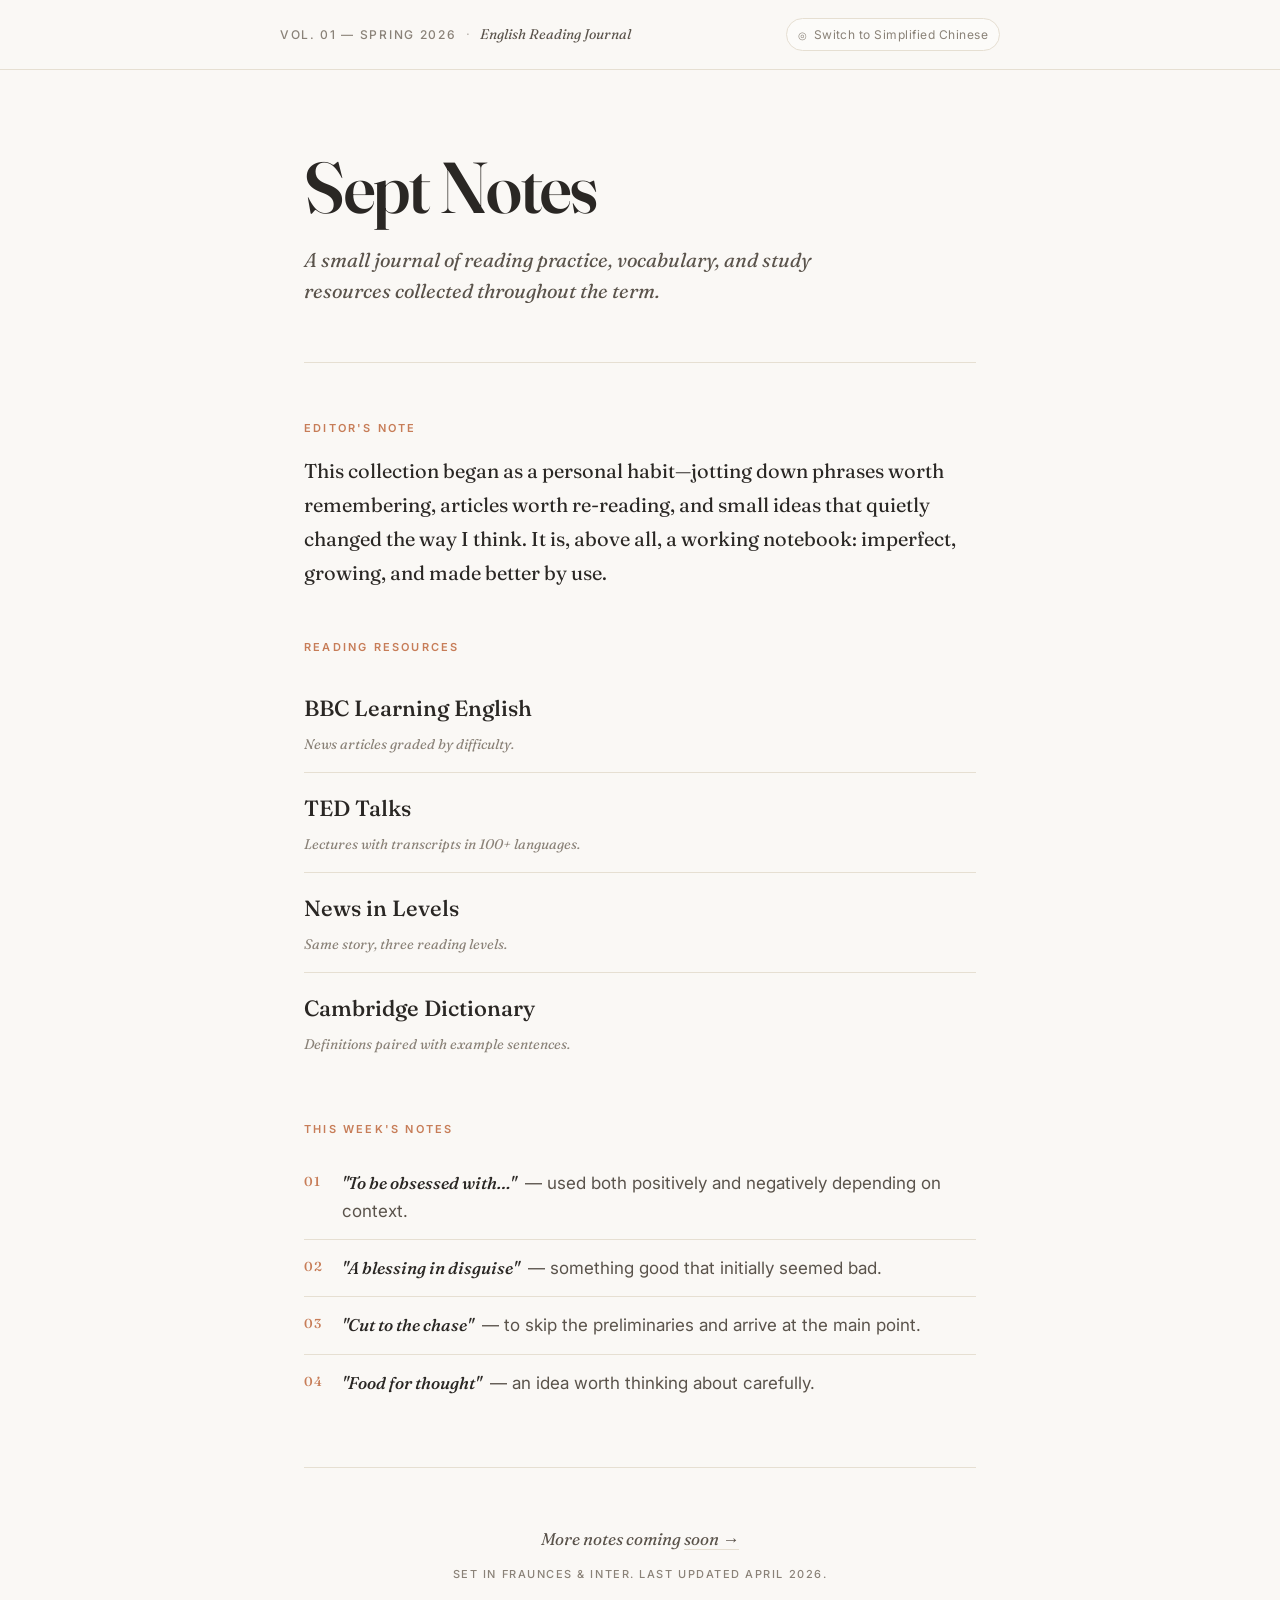
<file: index.html>
<!DOCTYPE html>
<html lang="en">
<head>
  <meta charset="UTF-8" />
  <meta name="viewport" content="width=device-width, initial-scale=1.0" />
  <title>Sept Notes — English Reading Journal</title>
  <link rel="preconnect" href="https://fonts.googleapis.com">
  <link rel="preconnect" href="https://fonts.gstatic.com" crossorigin>
  <link href="https://fonts.googleapis.com/css2?family=Fraunces:ital,opsz,wght@0,9..144,400;0,9..144,500;0,9..144,600;0,9..144,700;1,9..144,400;1,9..144,500&family=Inter:wght@400;500;600&family=Noto+Serif+SC:wght@400;500;600;700&family=Noto+Sans+SC:wght@400;500;600&display=swap" rel="stylesheet">
  <link rel="stylesheet" href="/style.css?v=3" />
</head>
<body>
  <div class="page-wrapper">
    <header class="site-header">
      <div class="masthead">
        <span class="vol">Vol. 01 — Spring 2026</span>
        <span class="dot">·</span>
        <span class="meta">English Reading Journal</span>
        <a href="/zh" class="lang-switch">Switch to Simplified Chinese</a>
      </div>
    </header>

    <main class="page">
      <section class="hero">
        <h1 class="title">Sept Notes</h1>
        <p class="subtitle">A small journal of reading practice, vocabulary, and study resources collected throughout the term.</p>
      </section>

      <hr class="divider" />

      <section class="content-section">
        <p class="section-label">Editor's Note</p>
        <p class="lede">
          This collection began as a personal habit—jotting down phrases worth remembering, articles worth re-reading, and small ideas that quietly changed the way I think. It is, above all, a working notebook: imperfect, growing, and made better by use.
        </p>
      </section>

      <section class="content-section">
        <p class="section-label">Reading Resources</p>
        <ul class="link-list">
          <li>
            <a href="https://www.bbc.co.uk/learningenglish" target="_blank" rel="noopener">BBC Learning English</a>
            <span class="link-note">News articles graded by difficulty.</span>
          </li>
          <li>
            <a href="https://www.ted.com" target="_blank" rel="noopener">TED Talks</a>
            <span class="link-note">Lectures with transcripts in 100+ languages.</span>
          </li>
          <li>
            <a href="https://www.newsinlevels.com" target="_blank" rel="noopener">News in Levels</a>
            <span class="link-note">Same story, three reading levels.</span>
          </li>
          <li>
            <a href="https://dictionary.cambridge.org" target="_blank" rel="noopener">Cambridge Dictionary</a>
            <span class="link-note">Definitions paired with example sentences.</span>
          </li>
        </ul>
      </section>

      <section class="content-section">
        <p class="section-label">This Week's Notes</p>
        <ol class="note-list">
          <li><em>"To be obsessed with…"</em> — used both positively and negatively depending on context.</li>
          <li><em>"A blessing in disguise"</em> — something good that initially seemed bad.</li>
          <li><em>"Cut to the chase"</em> — to skip the preliminaries and arrive at the main point.</li>
          <li><em>"Food for thought"</em> — an idea worth thinking about carefully.</li>
        </ol>
      </section>

      <hr class="divider" />

      <footer class="page-footer">
        <p class="footer-text">More notes coming <a href="/archive" class="archive-link">soon →</a></p>
        <p class="colophon">Set in Fraunces &amp; Inter. Last updated April 2026.</p>
      </footer>
    </main>
  </div>
</body>
</html>
</file>
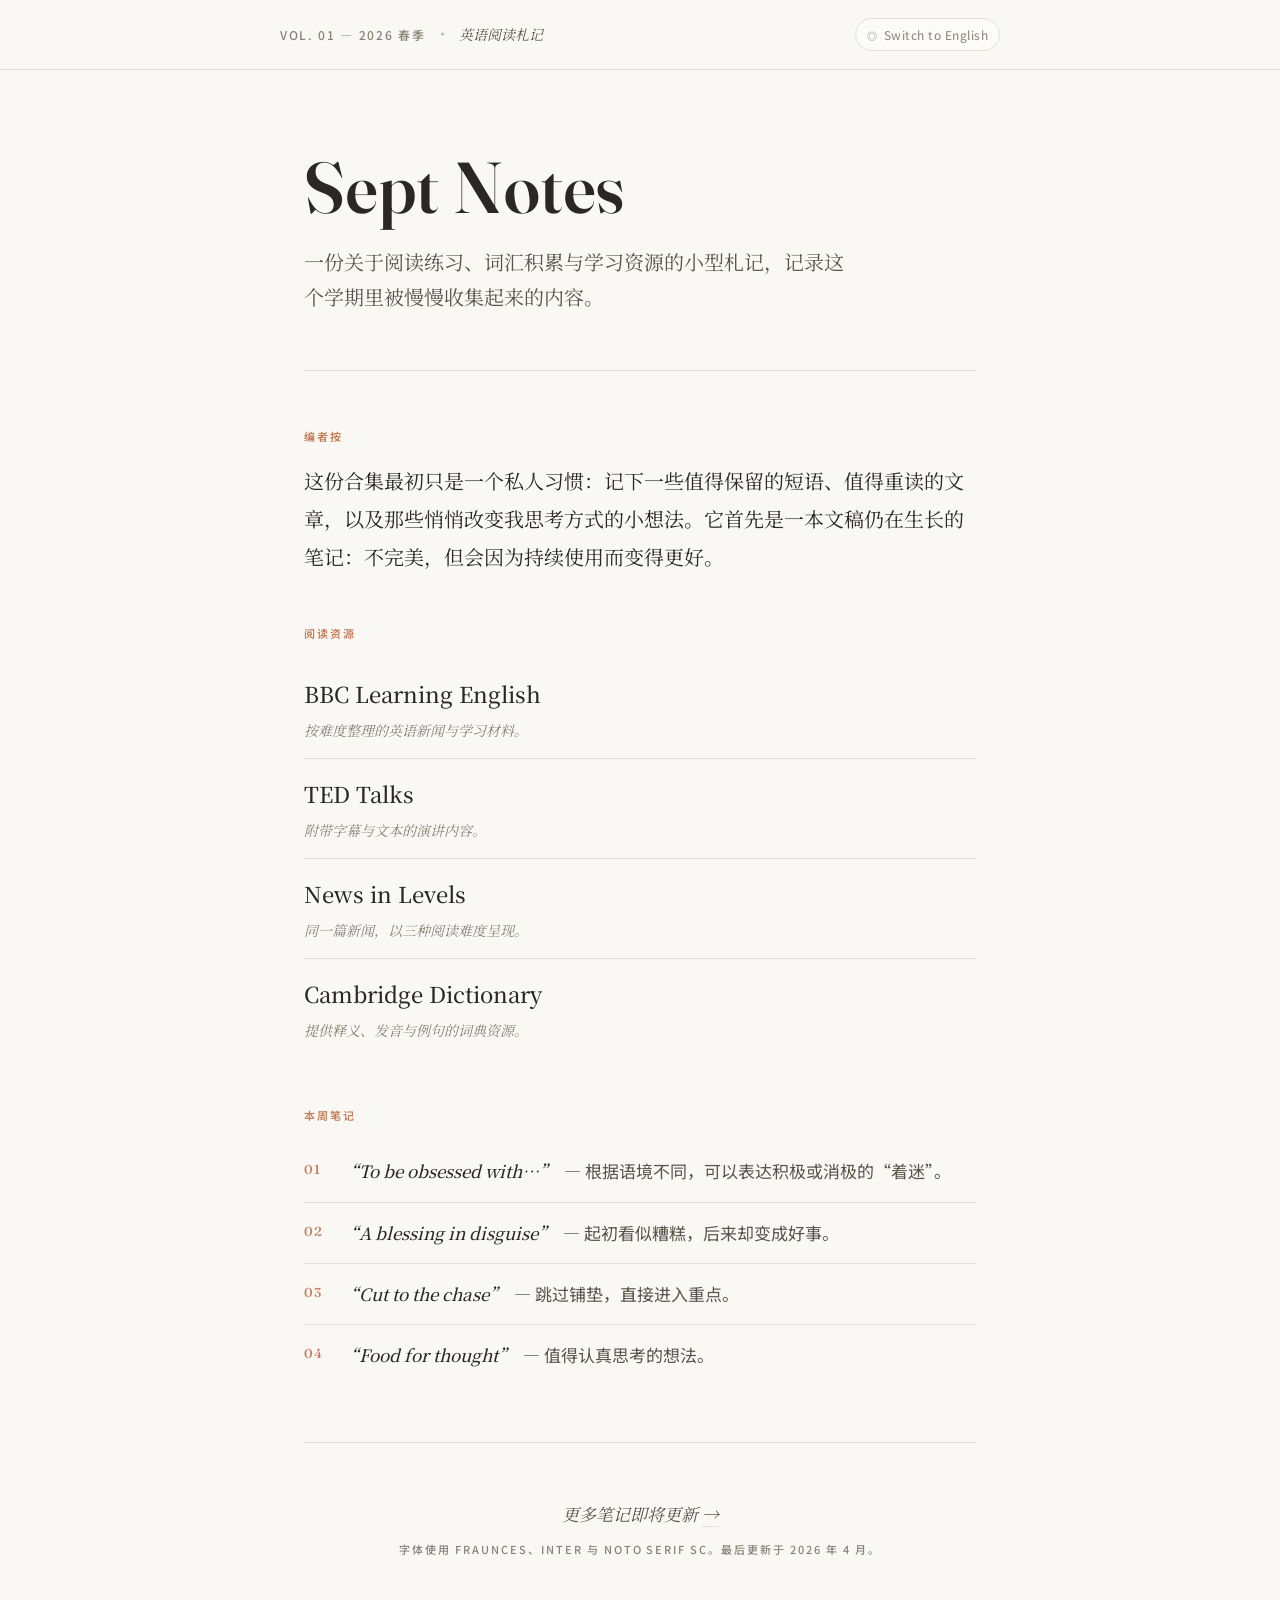
<file: zh/index.html>
<!DOCTYPE html>
<html lang="zh-CN">
<head>
  <meta charset="UTF-8" />
  <meta name="viewport" content="width=device-width, initial-scale=1.0" />
  <title>Sept Notes — 英语阅读札记</title>
  <link rel="preconnect" href="https://fonts.googleapis.com">
  <link rel="preconnect" href="https://fonts.gstatic.com" crossorigin>
  <link href="https://fonts.googleapis.com/css2?family=Fraunces:ital,opsz,wght@0,9..144,400;0,9..144,500;0,9..144,600;0,9..144,700;1,9..144,400;1,9..144,500&family=Inter:wght@400;500;600&family=Noto+Serif+SC:wght@400;500;600;700&family=Noto+Sans+SC:wght@400;500;600&display=swap" rel="stylesheet">
  <link rel="stylesheet" href="/style.css?v=3" />
</head>
<body class="zh-page">
  <div class="page-wrapper">
    <header class="site-header">
      <div class="masthead">
        <span class="vol">Vol. 01 — 2026 春季</span>
        <span class="dot">·</span>
        <span class="meta">英语阅读札记</span>
        <a href="/" class="lang-switch">Switch to English</a>
      </div>
    </header>

    <main class="page">
      <section class="hero">
        <h1 class="title">Sept Notes</h1>
        <p class="subtitle">一份关于阅读练习、词汇积累与学习资源的小型札记，记录这个学期里被慢慢收集起来的内容。</p>
      </section>

      <hr class="divider" />

      <section class="content-section">
        <p class="section-label">编者按</p>
        <p class="lede">
          这份合集最初只是一个私人习惯：记下一些值得保留的短语、值得重读的文章，以及那些悄悄改变我思考方式的小想法。它首先是一本文稿仍在生长的笔记：不完美，但会因为持续使用而变得更好。
        </p>
      </section>

      <section class="content-section">
        <p class="section-label">阅读资源</p>
        <ul class="link-list">
          <li>
            <a href="https://www.bbc.co.uk/learningenglish" target="_blank" rel="noopener">BBC Learning English</a>
            <span class="link-note">按难度整理的英语新闻与学习材料。</span>
          </li>
          <li>
            <a href="https://www.ted.com" target="_blank" rel="noopener">TED Talks</a>
            <span class="link-note">附带字幕与文本的演讲内容。</span>
          </li>
          <li>
            <a href="https://www.newsinlevels.com" target="_blank" rel="noopener">News in Levels</a>
            <span class="link-note">同一篇新闻，以三种阅读难度呈现。</span>
          </li>
          <li>
            <a href="https://dictionary.cambridge.org" target="_blank" rel="noopener">Cambridge Dictionary</a>
            <span class="link-note">提供释义、发音与例句的词典资源。</span>
          </li>
        </ul>
      </section>

      <section class="content-section">
        <p class="section-label">本周笔记</p>
        <ol class="note-list">
          <li><em>“To be obsessed with…”</em> — 根据语境不同，可以表达积极或消极的“着迷”。</li>
          <li><em>“A blessing in disguise”</em> — 起初看似糟糕，后来却变成好事。</li>
          <li><em>“Cut to the chase”</em> — 跳过铺垫，直接进入重点。</li>
          <li><em>“Food for thought”</em> — 值得认真思考的想法。</li>
        </ol>
      </section>

      <hr class="divider" />

      <footer class="page-footer">
        <p class="footer-text">更多笔记即将更新 <a href="/zh/archive" class="archive-link">→</a></p>
        <p class="colophon">字体使用 Fraunces、Inter 与 Noto Serif SC。最后更新于 2026 年 4 月。</p>
      </footer>
    </main>
  </div>
</body>
</html>
</file>
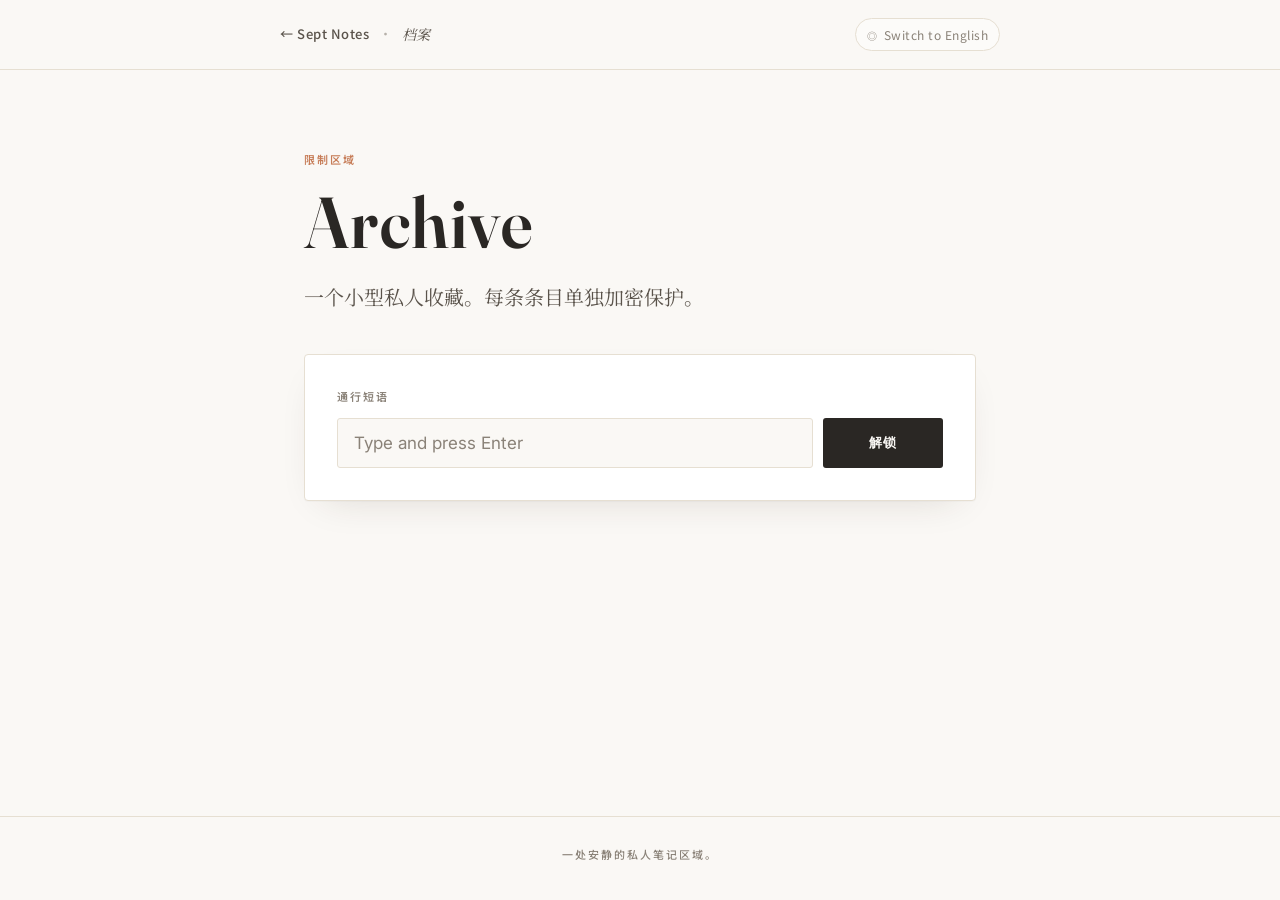
<file: zh/archive/index.html>
<!DOCTYPE html>
<html lang="zh-CN">
<head>
  <meta charset="UTF-8" />
  <meta name="viewport" content="width=device-width, initial-scale=1.0" />
  <title>Archive — Sept Notes</title>
  <link rel="preconnect" href="https://fonts.googleapis.com">
  <link rel="preconnect" href="https://fonts.gstatic.com" crossorigin>
  <link href="https://fonts.googleapis.com/css2?family=Fraunces:ital,opsz,wght@0,9..144,400;0,9..144,500;0,9..144,600;0,9..144,700;1,9..144,400;1,9..144,500&family=Inter:wght@400;500;600&family=Noto+Serif+SC:wght@400;500;600;700&family=Noto+Sans+SC:wght@400;500;600&display=swap" rel="stylesheet">
  <link rel="stylesheet" href="/style.css?v=4" />
</head>
<body class="zh-page">
  <div class="page-wrapper">
    <header class="site-header">
      <div class="masthead">
        <a href="/zh" class="back-link">← Sept Notes</a>
        <span class="dot">·</span>
        <span class="meta">档案</span>
        <a href="/archive" class="lang-switch">Switch to English</a>
      </div>
    </header>

    <main class="page archive-page">
      <section class="hero">
        <p class="section-label">限制区域</p>
        <h1 class="title">Archive</h1>
        <p class="subtitle">一个小型私人收藏。每条条目单独加密保护。</p>
      </section>

      <div class="unlock-card" id="unlockCard">
        <label for="pwd" class="input-label">通行短语</label>
        <div class="input-row">
          <input id="pwd" type="password" placeholder="Type and press Enter" autocomplete="off" autocapitalize="off" autocorrect="off" spellcheck="false">
          <button id="unlockBtn" type="button">
            <span class="btn-label">解锁</span>
            <span class="btn-spinner" aria-hidden="true"></span>
          </button>
        </div>
      </div>

      <article class="message-card hidden" id="messageCard">
        <div class="entry-meta" style="margin-bottom: 20px;">
          <span class="entry-num" id="entryNum"></span>
          <span class="entry-date" id="entryDate"></span>
          <span class="entry-badge badge-active" id="entryBadge" style="display:none;"></span>
        </div>
        <div class="message-content" id="output"></div>
      </article>
    </main>

    <footer class="page-footer outer-footer">
      <p class="colophon">一处安静的私人笔记区域。</p>
    </footer>
  </div>

  <div class="modal-overlay" id="modalOverlay" aria-hidden="true">
    <div class="modal" role="alertdialog" aria-labelledby="modalTitle" aria-describedby="modalText">
      <p class="modal-eyebrow">错误</p>
      <h2 id="modalTitle" class="modal-title">无法访问</h2>
      <p id="modalText" class="modal-text">你输入的通行短语不匹配，请重新尝试。</p>
      <button class="modal-button" id="modalDismiss" type="button">关闭</button>
    </div>
  </div>


  <script>
    let ENTRIES = [];

    const pwdInput     = document.getElementById("pwd");
    const unlockBtn    = document.getElementById("unlockBtn");
    const unlockCard   = document.getElementById("unlockCard");
    const messageCard  = document.getElementById("messageCard");
    const output       = document.getElementById("output");
    const modalOverlay = document.getElementById("modalOverlay");
    const modalDismiss = document.getElementById("modalDismiss");
    async function loadEntries() {
      const response = await fetch("/api/entries", {
        cache: "no-store"
      });

      if (!response.ok) {
        throw new Error("Failed to load entries.");
      }

      ENTRIES = await response.json();
    }

    unlockBtn.addEventListener("click", handleDecrypt);
    modalDismiss.addEventListener("click", closeModal);
    pwdInput.addEventListener("keydown", e => {
      if (e.key === "Enter") handleDecrypt();
    });

    function showModal(title, text) {
      document.getElementById("modalTitle").textContent = title || "无法访问";
      document.getElementById("modalText").textContent = text || "你输入的通行短语不匹配，请重新尝试。";
      modalOverlay.classList.add("visible");
      modalOverlay.setAttribute("aria-hidden", "false");
      setTimeout(() => modalDismiss.focus(), 50);
    }

    function closeModal() {
      modalOverlay.classList.remove("visible");
      modalOverlay.setAttribute("aria-hidden", "true");
      pwdInput.value = "";
      pwdInput.focus();
    }

    function formatDate(ts) {
      return new Date(ts).toLocaleDateString("en-US", {
        year: "numeric", month: "long", day: "numeric"
      });
    }

    function formatExpiry(ts) {
      return new Date(ts).toLocaleDateString("en-US", {
        month: "short", day: "numeric", year: "numeric",
        hour: "2-digit", minute: "2-digit"
      });
    }

    // 尝试用某个密码解一条 entry。成功返回明文（去掉过期头），过期返回 "EXPIRED"，失败返回 null
    async function tryDecryptEntry(entry, password) {
      try {
        const data = Uint8Array.from(atob(entry.data), c => c.charCodeAt(0));
        const salt = data.slice(0, 16);
        const iv = data.slice(16, 28);
        const ciphertext = data.slice(28);
        const enc = new TextEncoder();

        const keyMaterial = await crypto.subtle.importKey(
          "raw", enc.encode(password), { name: "PBKDF2" }, false, ["deriveKey"]
        );
        const key = await crypto.subtle.deriveKey(
          { name: "PBKDF2", salt, iterations: 200000, hash: "SHA-256" },
          keyMaterial,
          { name: "AES-GCM", length: 256 }, false, ["decrypt"]
        );
        const decrypted = await crypto.subtle.decrypt({ name: "AES-GCM", iv }, key, ciphertext);

        let text = new TextDecoder().decode(decrypted);

        // 检查内嵌过期头
        if (text.startsWith("EXPIRES:")) {
          const nl = text.indexOf("\n");
          const expiryTs = parseInt(text.slice(8, nl));
          if (Date.now() > expiryTs) return "EXPIRED";
          text = text.slice(nl + 1);
        }
        // 检查 manifest 上的 expiresAt
        if (entry.expiresAt && Date.now() > entry.expiresAt) return "EXPIRED";

        return text;
      } catch {
        return null;  // 这个密码解不开这一条
      }
    }

    async function handleDecrypt() {
      const password = pwdInput.value;
      if (!password) { pwdInput.focus(); return; }
      if (unlockBtn.disabled) return;

      unlockBtn.classList.add("loading");
      unlockBtn.disabled = true;
      await new Promise(r => setTimeout(r, 60));

      try {
        if (!ENTRIES.length) {
            await loadEntries();
        }

        // 按时间倒序排序，让新的先被尝试
        const sorted = [...ENTRIES].sort((a, b) => b.publishedAt - a.publishedAt);
        let matchedEntry = null;
        let matchedText = null;
        let expiredHit = false;

        for (let i = 0; i < sorted.length; i++) {
          const result = await tryDecryptEntry(sorted[i], password);
          if (result === "EXPIRED") {
            expiredHit = true;
            // 不 break——继续看后面有没有未过期的同密码条目
          } else if (result !== null) {
            matchedEntry = sorted[i];
            matchedText = result;
            break;
          }
        }

        if (matchedEntry) {
          // 解出来了，显示内容和元信息
          const idx = sorted.indexOf(matchedEntry);
          const num = String(sorted.length - idx).padStart(2, "0");

          document.getElementById("entryNum").textContent = num;
          document.getElementById("entryDate").textContent = formatDate(matchedEntry.publishedAt);

          const badge = document.getElementById("entryBadge");
          if (matchedEntry.expiresAt) {
            badge.textContent = "过期于 " + formatExpiry(matchedEntry.expiresAt);
            badge.style.display = "";
          } else {
            badge.style.display = "none";
          }

          output.textContent = matchedText;
          unlockCard.classList.add("hidden");
          messageCard.classList.remove("hidden");
        } else if (expiredHit) {
          showModal("条目已过期", "该条目已不再可见。");
        } else {
          showModal();
        }
      } catch (error) {
        showModal("连接错误", "档案条目暂时无法加载，请稍后再试。");
      } finally {
        unlockBtn.classList.remove("loading");
        unlockBtn.disabled = false;
      }
    }
  </script>
</body>
</html>
</file>
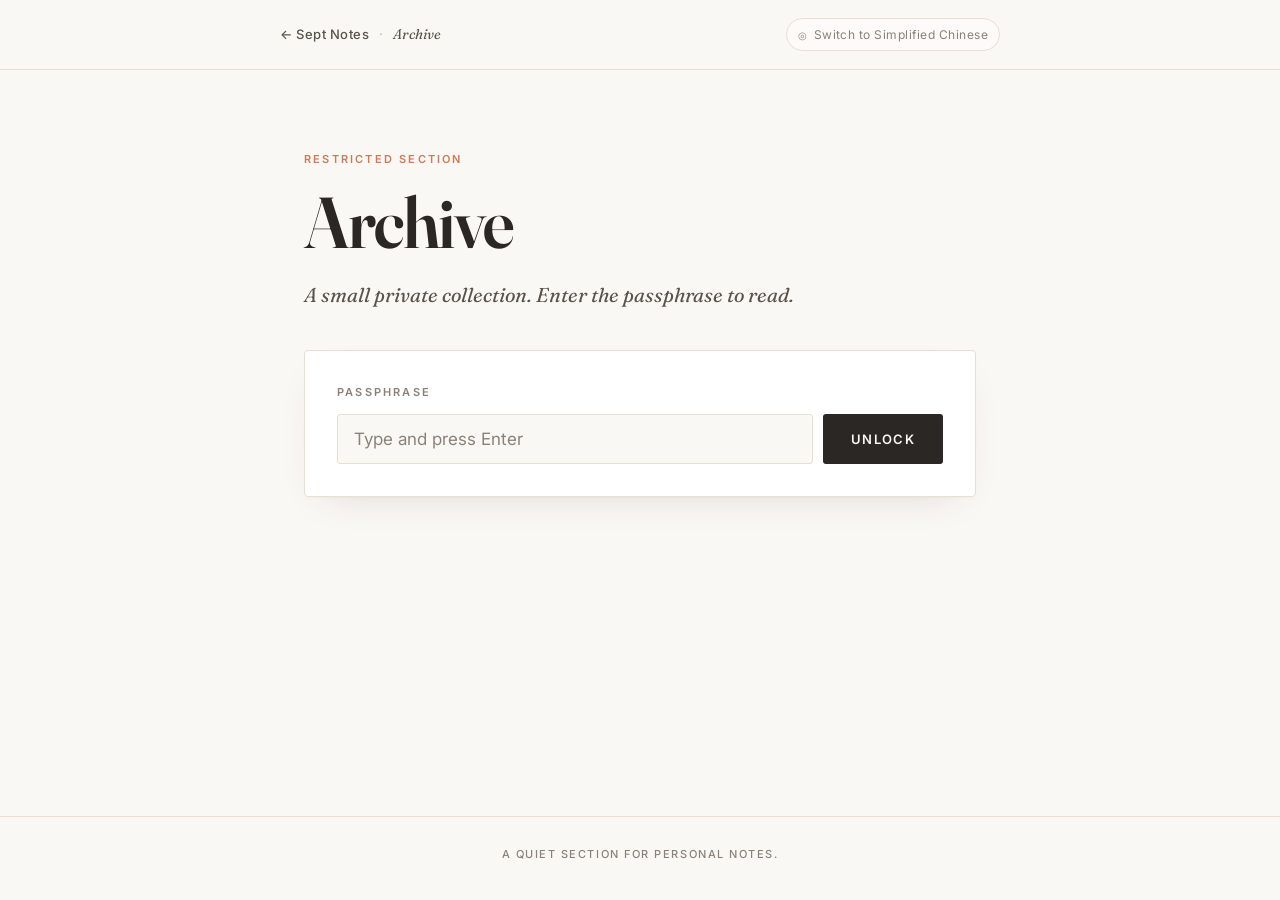
<file: archive.html>
<!DOCTYPE html>
<html lang="en">
<head>
  <meta charset="UTF-8" />
  <meta name="viewport" content="width=device-width, initial-scale=1.0" />
  <title>Archive — Sept Notes</title>
  <link rel="preconnect" href="https://fonts.googleapis.com">
  <link rel="preconnect" href="https://fonts.gstatic.com" crossorigin>
  <link href="https://fonts.googleapis.com/css2?family=Fraunces:ital,opsz,wght@0,9..144,400;0,9..144,500;0,9..144,600;0,9..144,700;1,9..144,400;1,9..144,500&family=Inter:wght@400;500;600&family=Noto+Serif+SC:wght@400;500;600;700&family=Noto+Sans+SC:wght@400;500;600&display=swap" rel="stylesheet">
  <link rel="stylesheet" href="/style.css?v=4" />
</head>
<body>
  <div class="page-wrapper">
    <header class="site-header">
      <div class="masthead">
        <a href="/" class="back-link">← Sept Notes</a>
        <span class="dot">·</span>
        <span class="meta">Archive</span>
        <a href="/zh/archive" class="lang-switch">Switch to Simplified Chinese</a>
      </div>
    </header>

    <main class="page archive-page">
      <section class="hero">
        <p class="section-label">Restricted Section</p>
        <h1 class="title">Archive</h1>
        <p class="subtitle">A small private collection. Enter the passphrase to read.</p>
      </section>

      <div class="unlock-card" id="unlockCard">
        <label for="pwd" class="input-label">Passphrase</label>
        <div class="input-row">
          <input id="pwd" type="password" placeholder="Type and press Enter" autocomplete="off" autocapitalize="off" autocorrect="off" spellcheck="false">
          <button id="unlockBtn" type="button">
            <span class="btn-label">Unlock</span>
            <span class="btn-spinner" aria-hidden="true"></span>
          </button>
        </div>
      </div>

      <article class="message-card hidden" id="messageCard">
        <div class="entry-meta" style="margin-bottom: 20px;">
          <span class="entry-num" id="entryNum"></span>
          <span class="entry-date" id="entryDate"></span>
          <span class="entry-badge badge-active" id="entryBadge" style="display:none;"></span>
        </div>
        <div class="message-content" id="output"></div>
      </article>
    </main>

    <footer class="page-footer outer-footer">
      <p class="colophon">A quiet section for personal notes.</p>
    </footer>
  </div>

  <div class="modal-overlay" id="modalOverlay" aria-hidden="true">
    <div class="modal" role="alertdialog" aria-labelledby="modalTitle" aria-describedby="modalText">
      <p class="modal-eyebrow">Error</p>
      <h2 id="modalTitle" class="modal-title">Access Denied</h2>
      <p id="modalText" class="modal-text">The passphrase you entered does not match. Please try again.</p>
      <button class="modal-button" id="modalDismiss" type="button">Dismiss</button>
    </div>
  </div>

  <script>
    let ENTRIES = [];

    const pwdInput     = document.getElementById("pwd");
    const unlockBtn    = document.getElementById("unlockBtn");
    const unlockCard   = document.getElementById("unlockCard");
    const messageCard  = document.getElementById("messageCard");
    const output       = document.getElementById("output");
    const modalOverlay = document.getElementById("modalOverlay");
    const modalDismiss = document.getElementById("modalDismiss");
    async function loadEntries() {
      const response = await fetch("/api/entries", {
        cache: "no-store"
      });

      if (!response.ok) {
        throw new Error("Failed to load entries.");
      }

      ENTRIES = await response.json();
    }

    unlockBtn.addEventListener("click", handleDecrypt);
    modalDismiss.addEventListener("click", closeModal);
    pwdInput.addEventListener("keydown", e => {
      if (e.key === "Enter") handleDecrypt();
    });

    function showModal(title, text) {
      document.getElementById("modalTitle").textContent = title || "Access Denied";
      document.getElementById("modalText").textContent = text || "The passphrase you entered does not match. Please try again.";
      modalOverlay.classList.add("visible");
      modalOverlay.setAttribute("aria-hidden", "false");
      setTimeout(() => modalDismiss.focus(), 50);
    }

    function closeModal() {
      modalOverlay.classList.remove("visible");
      modalOverlay.setAttribute("aria-hidden", "true");
      pwdInput.value = "";
      pwdInput.focus();
    }

    function formatDate(ts) {
      return new Date(ts).toLocaleDateString("en-US", {
        year: "numeric", month: "long", day: "numeric"
      });
    }

    function formatExpiry(ts) {
      return new Date(ts).toLocaleDateString("en-US", {
        month: "short", day: "numeric", year: "numeric",
        hour: "2-digit", minute: "2-digit"
      });
    }

    // 尝试用某个密码解一条 entry。成功返回明文（去掉过期头），过期返回 "EXPIRED"，失败返回 null
    async function tryDecryptEntry(entry, password) {
      try {
        const data = Uint8Array.from(atob(entry.data), c => c.charCodeAt(0));
        const salt = data.slice(0, 16);
        const iv = data.slice(16, 28);
        const ciphertext = data.slice(28);
        const enc = new TextEncoder();

        const keyMaterial = await crypto.subtle.importKey(
          "raw", enc.encode(password), { name: "PBKDF2" }, false, ["deriveKey"]
        );
        const key = await crypto.subtle.deriveKey(
          { name: "PBKDF2", salt, iterations: 200000, hash: "SHA-256" },
          keyMaterial,
          { name: "AES-GCM", length: 256 }, false, ["decrypt"]
        );
        const decrypted = await crypto.subtle.decrypt({ name: "AES-GCM", iv }, key, ciphertext);

        let text = new TextDecoder().decode(decrypted);

        // 检查内嵌过期头
        if (text.startsWith("EXPIRES:")) {
          const nl = text.indexOf("\n");
          const expiryTs = parseInt(text.slice(8, nl));
          if (Date.now() > expiryTs) return "EXPIRED";
          text = text.slice(nl + 1);
        }
        // 检查 manifest 上的 expiresAt
        if (entry.expiresAt && Date.now() > entry.expiresAt) return "EXPIRED";

        return text;
      } catch {
        return null;  // 这个密码解不开这一条
      }
    }

    async function handleDecrypt() {
      const password = pwdInput.value;
      if (!password) { pwdInput.focus(); return; }
      if (unlockBtn.disabled) return;

      unlockBtn.classList.add("loading");
      unlockBtn.disabled = true;
      await new Promise(r => setTimeout(r, 60));

      try {
        if (!ENTRIES.length) {
            await loadEntries();
        }

        // 按时间倒序排序，让新的先被尝试
        const sorted = [...ENTRIES].sort((a, b) => b.publishedAt - a.publishedAt);
        let matchedEntry = null;
        let matchedText = null;
        let expiredHit = false;

        for (let i = 0; i < sorted.length; i++) {
          const result = await tryDecryptEntry(sorted[i], password);
          if (result === "EXPIRED") {
            expiredHit = true;
            // 不 break——继续看后面有没有未过期的同密码条目
          } else if (result !== null) {
            matchedEntry = sorted[i];
            matchedText = result;
            break;
          }
        }

        if (matchedEntry) {
          // 解出来了，显示内容和元信息
          const idx = sorted.indexOf(matchedEntry);
          const num = String(sorted.length - idx).padStart(2, "0");

          document.getElementById("entryNum").textContent = num;
          document.getElementById("entryDate").textContent = formatDate(matchedEntry.publishedAt);

          const badge = document.getElementById("entryBadge");
          if (matchedEntry.expiresAt) {
            badge.textContent = "Expires " + formatExpiry(matchedEntry.expiresAt);
            badge.style.display = "";
          } else {
            badge.style.display = "none";
          }

          output.textContent = matchedText;
          unlockCard.classList.add("hidden");
          messageCard.classList.remove("hidden");
        } else if (expiredHit) {
          showModal("Entry Expired", "This entry is no longer available.");
        } else {
          showModal();
        }
      } catch (error) {
        showModal("Connection Error", "The archive could not load entries. Please try again later.");
      } finally {
        unlockBtn.classList.remove("loading");
        unlockBtn.disabled = false;
      }
    }
  </script>
</body>
</html>
</file>
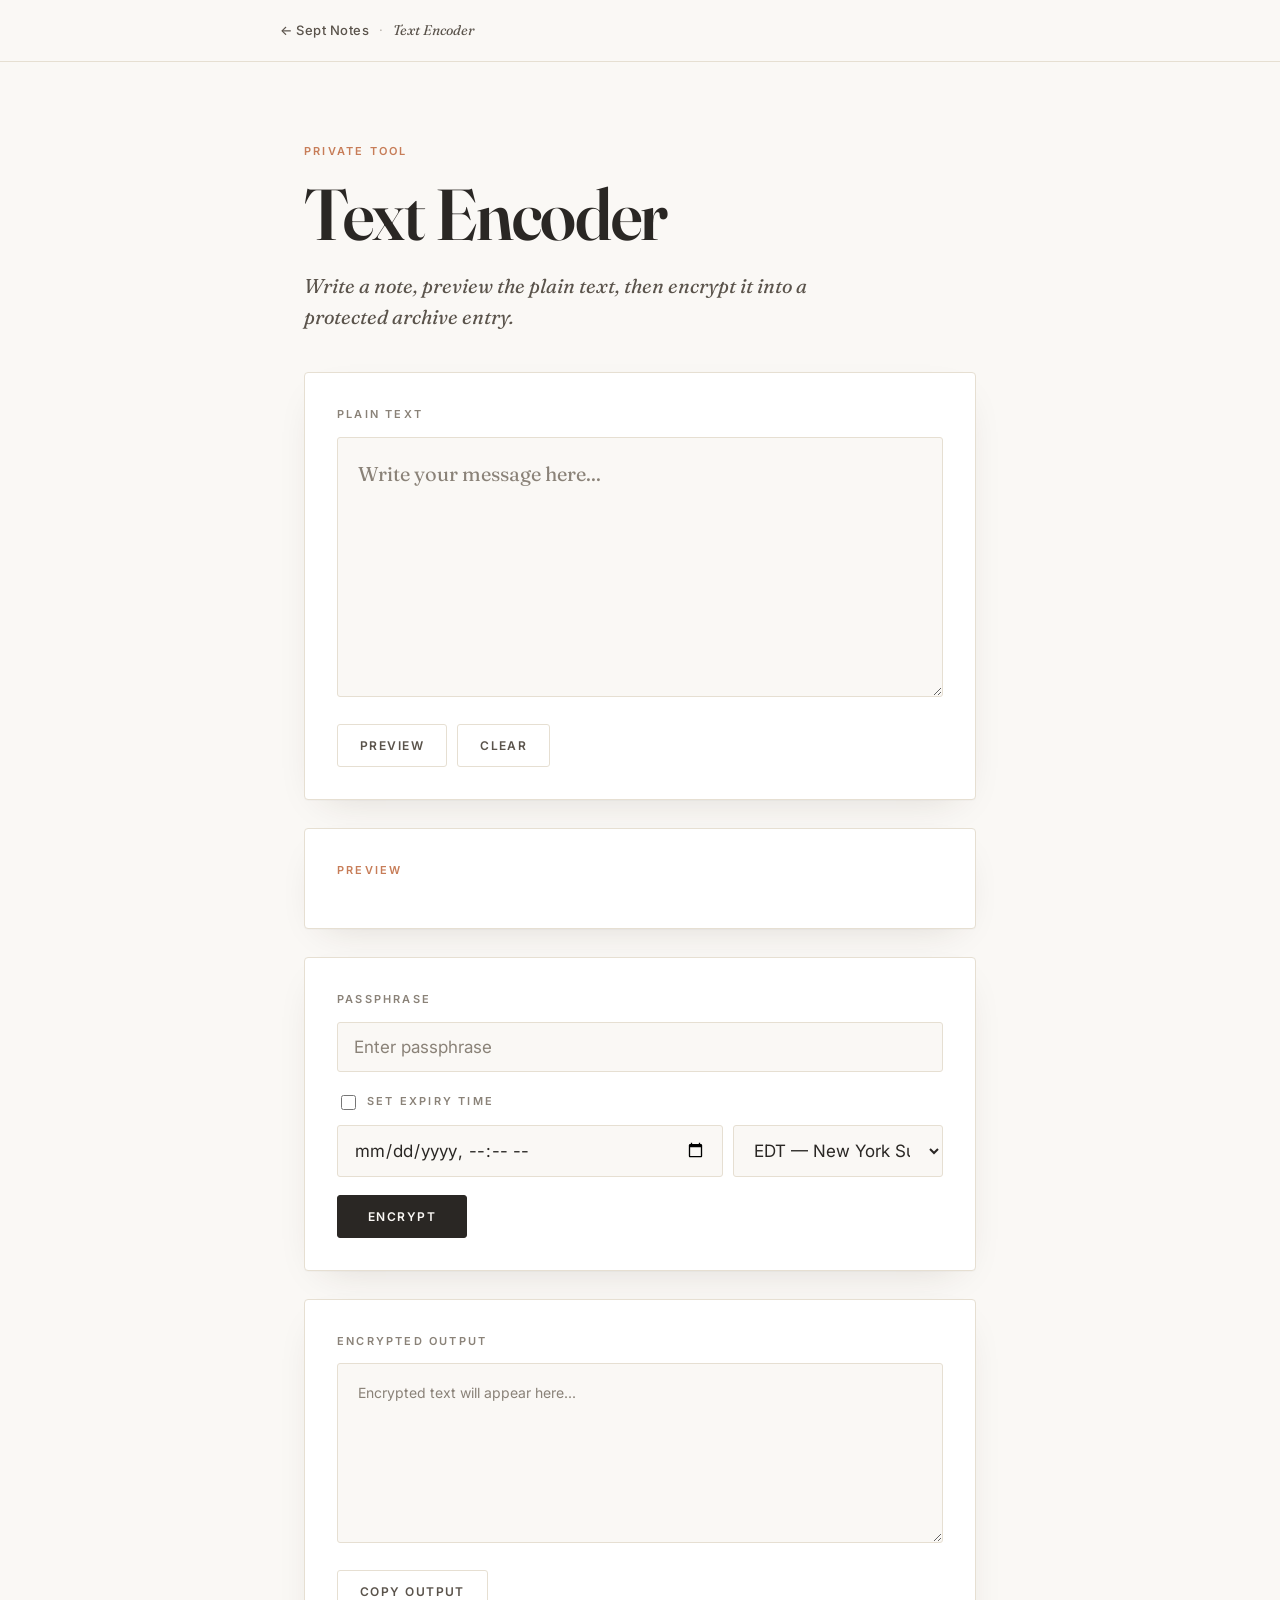
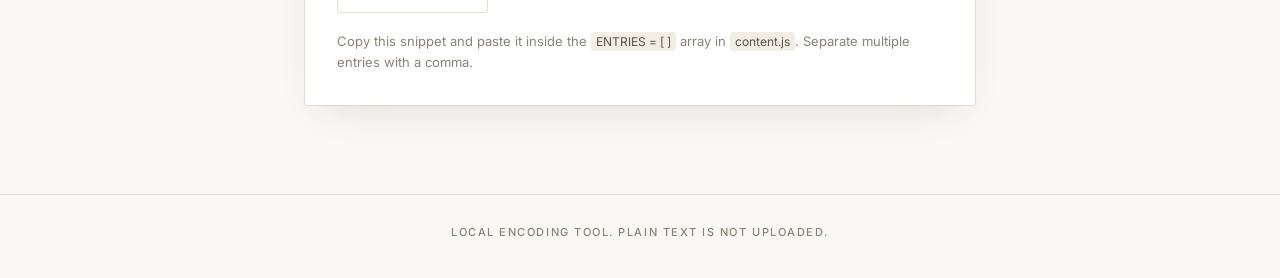
<file: encrypt.html>
<!DOCTYPE html>
<html lang="en">
<head>
  <meta charset="UTF-8" />
  <meta name="viewport" content="width=device-width, initial-scale=1.0" />
  <title>Text Encoder — Sept Notes</title>

  <link rel="preconnect" href="https://fonts.googleapis.com">
  <link rel="preconnect" href="https://fonts.gstatic.com" crossorigin>
  <link href="https://fonts.googleapis.com/css2?family=Fraunces:ital,opsz,wght@0,9..144,400;0,9..144,500;0,9..144,600;0,9..144,700;1,9..144,400;1,9..144,500&family=Inter:wght@400;500;600&display=swap" rel="stylesheet">

  <link rel="stylesheet" href="style.css?v=3" />
</head>

<body>
  <div class="page-wrapper">
    <header class="site-header">
      <div class="masthead">
        <a href="/" class="back-link">← Sept Notes</a>
        <span class="dot">·</span>
        <span class="meta">Text Encoder</span>
      </div>
    </header>

    <main class="page encrypt-page">
      <section class="hero">
        <p class="section-label">Private Tool</p>
        <h1 class="title">Text Encoder</h1>
        <p class="subtitle">
          Write a note, preview the plain text, then encrypt it into a protected archive entry.
        </p>
      </section>

      <section class="editor-card">
        <label for="input" class="input-label">Plain Text</label>
        <textarea
          id="input"
          class="editor-textarea"
          placeholder="Write your message here..."
          spellcheck="true"
        ></textarea>

        <div class="editor-tools">
          <button id="previewBtn" class="secondary-button" type="button">Preview</button>
          <button id="clearBtn" class="secondary-button" type="button">Clear</button>
        </div>
      </section>

      <section class="preview-card hidden" id="previewCard">
        <p class="section-label">Preview</p>
        <div class="preview-content" id="previewOutput"></div>
      </section>

      <section class="editor-card">
        <label for="password" class="input-label">Passphrase</label>
        <input
          id="password"
          class="tool-input"
          type="password"
          placeholder="Enter passphrase"
          autocomplete="off"
          autocapitalize="off"
          autocorrect="off"
          spellcheck="false"
        >

        <div class="expiry-section" id="expirySection">
          <label class="input-label" style="display:flex; align-items:center; gap:8px; cursor:pointer; margin-top:20px; margin-bottom:0;">
            <input type="checkbox" id="expiryEnabled" style="accent-color:var(--accent); width:15px; height:15px;">
            Set expiry time
          </label>
          <div id="expiryControls" class="hidden" style="margin-top:12px; display:flex; gap:10px; flex-wrap:wrap;">
            <input type="datetime-local" id="expiryDate" class="tool-input" style="flex:1; min-width:180px;">
            <select id="expiryTz" class="tool-input" style="max-width:210px;">
              <option value="-4">EDT — New York Summer (UTC−4)</option>
              <option value="-5">EST — New York Winter (UTC−5)</option>
              <option value="-5">CDT — Chicago Summer (UTC−5)</option>
              <option value="-6">CST — Chicago Winter (UTC−6)</option>
              <option value="-7">PDT — LA Summer (UTC−7)</option>
              <option value="-8">PST — LA Winter (UTC−8)</option>
              <option value="+8">CST — Beijing/Shanghai (UTC+8)</option>
              <option value="0">UTC</option>
            </select>
          </div>
        </div>

        <div class="editor-tools">
          <button id="encryptBtn" class="primary-button" type="button">
            <span class="btn-label">Encrypt</span>
            <span class="btn-spinner" aria-hidden="true"></span>
          </button>
        </div>
      </section>

      <section class="editor-card">
        <label for="output" class="input-label">Encrypted Output</label>
        <textarea
          id="output"
          class="output-textarea"
          placeholder="Encrypted text will appear here..."
          readonly
        ></textarea>

        <div class="editor-tools">
          <button id="copyBtn" class="secondary-button" type="button">Copy Output</button>
        </div>

        <p class="tool-note">
          Copy this snippet and paste it inside the <code>ENTRIES = [ ]</code> array in <code>content.js</code>. Separate multiple entries with a comma.
        </p>
      </section>
    </main>

    <footer class="page-footer outer-footer">
      <p class="colophon">Local encoding tool. Plain text is not uploaded.</p>
    </footer>
  </div>

  <script>
    const input = document.getElementById("input");
    const password = document.getElementById("password");
    const output = document.getElementById("output");

    const previewBtn = document.getElementById("previewBtn");
    const clearBtn = document.getElementById("clearBtn");
    const encryptBtn = document.getElementById("encryptBtn");
    const copyBtn = document.getElementById("copyBtn");

    const previewCard = document.getElementById("previewCard");
    const previewOutput = document.getElementById("previewOutput");

    const expiryEnabled = document.getElementById("expiryEnabled");
    const expiryControls = document.getElementById("expiryControls");

    expiryEnabled.addEventListener("change", () => {
      if (expiryEnabled.checked) {
        expiryControls.classList.remove("hidden");
        expiryControls.style.display = "flex";
      } else {
        expiryControls.classList.add("hidden");
      }
    });

    previewBtn.addEventListener("click", previewText);
    clearBtn.addEventListener("click", clearText);
    encryptBtn.addEventListener("click", encrypt);
    copyBtn.addEventListener("click", copyOutput);

    function previewText() {
      const text = input.value.trim();

      if (!text) {
        previewCard.classList.add("hidden");
        return;
      }

      previewOutput.textContent = text;
      previewCard.classList.remove("hidden");
      previewCard.scrollIntoView({ behavior: "smooth", block: "nearest" });
    }

    function clearText() {
      input.value = "";
      output.value = "";
      previewOutput.textContent = "";
      previewCard.classList.add("hidden");
      input.focus();
    }

    async function encrypt() {
      const text = input.value;
      const passphrase = password.value;

      if (!text || !passphrase) {
        alert("Please enter both message and passphrase.");
        return;
      }

      encryptBtn.classList.add("loading");
      encryptBtn.disabled = true;

      await new Promise(r => setTimeout(r, 60));

      try {
        const enc = new TextEncoder();

        const salt = crypto.getRandomValues(new Uint8Array(16));
        const iv = crypto.getRandomValues(new Uint8Array(12));

        const keyMaterial = await crypto.subtle.importKey(
          "raw",
          enc.encode(passphrase),
          { name: "PBKDF2" },
          false,
          ["deriveKey"]
        );

        const key = await crypto.subtle.deriveKey(
          {
            name: "PBKDF2",
            salt: salt,
            iterations: 200000,
            hash: "SHA-256"
          },
          keyMaterial,
          { name: "AES-GCM", length: 256 },
          false,
          ["encrypt"]
        );

        // 构建过期头部
        let fullText = text;
        let dateVal = null;
        let utcMs = null;
        if (expiryEnabled.checked) {
          dateVal = document.getElementById("expiryDate").value;
          const tzOffset = parseFloat(document.getElementById("expiryTz").value);
          if (!dateVal) {
            alert("Please set an expiry date and time.");
            return;
          }
          // 把用户输入的时间当作所选时区来解析，转成 UTC 时间戳
          utcMs = new Date(dateVal + ":00Z").getTime() - (tzOffset * 3600000);
          fullText = `EXPIRES:${utcMs}\n` + text;
        }

        const encrypted = await crypto.subtle.encrypt(
          { name: "AES-GCM", iv: iv },
          key,
          enc.encode(fullText)
        );


        const combined = new Uint8Array(
          salt.length + iv.length + encrypted.byteLength
        );

        combined.set(salt, 0);
        combined.set(iv, salt.length);
        combined.set(new Uint8Array(encrypted), salt.length + iv.length);

        const base64 = btoa(String.fromCharCode(...combined));

        // 生成可直接粘贴进 content.js 的条目片段
        const newId = "entry-" + Date.now();
        const expiryValue = (expiryEnabled.checked && dateVal)
          ? utcMs
          : "null";
        const snippet =
          `  {\n    id: "${newId}",\n    publishedAt: ${Date.now()},\n    expiresAt: ${expiryValue},\n    data: "${base64}"\n  }`;
        output.value = snippet;
      } catch (error) {
        alert("Encryption failed. Please try again.");
      } finally {
        encryptBtn.classList.remove("loading");
        encryptBtn.disabled = false;
      }
    }

    async function copyOutput() {
      if (!output.value) {
        alert("There is no encrypted output to copy yet.");
        return;
      }

      try {
        await navigator.clipboard.writeText(output.value);
        copyBtn.textContent = "Copied";
        setTimeout(() => {
          copyBtn.textContent = "Copy Output";
        }, 1200);
      } catch (error) {
        output.select();
        document.execCommand("copy");
        copyBtn.textContent = "Copied";
        setTimeout(() => {
          copyBtn.textContent = "Copy Output";
        }, 1200);
      }
    }
  </script>
</body>
</html>
</file>
<file: style.css>
/* ============================================
   Sept Notes — shared stylesheet
   Editorial / paper-feel aesthetic
   ============================================ */

:root {
  --bg: #faf8f5;
  --bg-deep: #f3eee5;
  --card: #ffffff;
  --ink: #2a2724;
  --ink-soft: #5a534b;
  --ink-muted: #8a8278;
  --rule: #e6dfd2;
  --accent: #c77d58;
  --accent-deep: #a8623f;
  --serif: 'Fraunces', 'Iowan Old Style', Georgia, 'Times New Roman', serif;
  --sans: 'Inter', -apple-system, BlinkMacSystemFont, 'Segoe UI', sans-serif;

  --serif-zh: 'Noto Serif SC', 'Songti SC', 'STSong', 'SimSun', serif;
  --sans-zh: 'Noto Sans SC', 'PingFang SC', 'Microsoft YaHei', sans-serif;
}

*, *::before, *::after { box-sizing: border-box; }

html, body { margin: 0; padding: 0; }

body {
  font-family: var(--sans);
  background: var(--bg);
  color: var(--ink);
  font-size: 18px;
  line-height: 1.75;
  font-weight: 400;
  -webkit-font-smoothing: antialiased;
  -moz-osx-font-smoothing: grayscale;
  text-rendering: optimizeLegibility;
}

::selection {
  background: var(--accent);
  color: #fff;
}

.page-wrapper {
  min-height: 100vh;
  display: flex;
  flex-direction: column;
}

/* ---------- Masthead ---------- */

.site-header {
  border-bottom: 1px solid var(--rule);
  padding: 18px 24px;
  background: var(--bg);
}

.masthead {
  max-width: 720px;
  margin: 0 auto;
  font-size: 13px;
  color: var(--ink-muted);
  display: flex;
  gap: 10px;
  align-items: center;
  flex-wrap: wrap;
}

.masthead .vol {
  text-transform: uppercase;
  font-weight: 500;
  letter-spacing: 0.14em;
  font-size: 12px;
}

.masthead .meta {
  font-style: italic;
  font-family: var(--serif);
  font-size: 14px;
  color: var(--ink-soft);
}

.masthead .dot {
  color: var(--ink-muted);
  opacity: 0.6;
}

.masthead .back-link {
  color: var(--ink-soft);
  text-decoration: none;
  font-weight: 500;
  letter-spacing: 0.04em;
  transition: color 0.2s ease;
}

.masthead .back-link:hover {
  color: var(--accent);
}

.lang-switch {
  margin-left: auto;
  color: var(--ink-muted);
  text-decoration: none;
  font-size: 12px;
  letter-spacing: 0.04em;
  border: 1px solid var(--rule);
  border-radius: 999px;
  padding: 5px 11px;
  background: rgba(255, 255, 255, 0.35);
  transition: color 0.2s ease, border-color 0.2s ease, background 0.2s ease;
}

.lang-switch:hover {
  color: var(--accent-deep);
  border-color: var(--accent);
  background: #fff;
}

.lang-switch::before {
  content: "◎";
  margin-right: 6px;
  font-size: 10px;
  color: var(--ink-muted);
}

/* ---------- Page container ---------- */

.page {
  max-width: 720px;
  margin: 0 auto;
  padding: 80px 24px 60px;
  flex: 1;
  width: 100%;
}

/* ---------- Hero / titles ---------- */

.hero { margin-bottom: 56px; }

.title {
  font-family: var(--serif);
  font-weight: 600;
  font-size: clamp(48px, 8vw, 72px);
  line-height: 1.05;
  letter-spacing: -0.02em;
  margin: 0 0 18px;
  color: var(--ink);
  font-variation-settings: "opsz" 144;
}

.subtitle {
  font-family: var(--serif);
  font-style: italic;
  font-size: 20px;
  line-height: 1.55;
  color: var(--ink-soft);
  margin: 0;
  max-width: 540px;
  font-weight: 400;
}

.section-label {
  font-family: var(--sans);
  font-size: 11px;
  font-weight: 600;
  letter-spacing: 0.2em;
  text-transform: uppercase;
  color: var(--accent);
  margin: 0 0 16px;
}

.divider {
  border: none;
  border-top: 1px solid var(--rule);
  margin: 56px 0;
}

/* ---------- Index page sections ---------- */

.content-section { margin-bottom: 48px; }

.lede {
  font-family: var(--serif);
  font-size: 20px;
  line-height: 1.7;
  color: var(--ink);
  margin: 0;
  font-weight: 400;
}

.link-list, .note-list {
  list-style: none;
  padding: 0;
  margin: 0;
}

.link-list li {
  display: flex;
  flex-direction: column;
  gap: 4px;
  padding: 16px 0;
  border-bottom: 1px solid var(--rule);
}

.link-list li:last-child {
  border-bottom: none;
}

.link-list a {
  font-family: var(--serif);
  font-size: 22px;
  font-weight: 500;
  color: var(--ink);
  text-decoration: none;
  position: relative;
  display: inline-block;
  transition: color 0.2s ease;
  width: fit-content;
}

.link-list a::after {
  content: '→';
  position: absolute;
  right: -22px;
  top: 0;
  opacity: 0;
  transform: translateX(-6px);
  transition: opacity 0.25s ease, transform 0.25s ease;
  color: var(--accent);
  font-family: var(--sans);
}

.link-list a:hover {
  color: var(--accent);
}

.link-list a:hover::after {
  opacity: 1;
  transform: translateX(0);
}

.link-note {
  font-size: 14px;
  color: var(--ink-muted);
  font-style: italic;
  font-family: var(--serif);
}

.note-list { counter-reset: notes; }

.note-list li {
  counter-increment: notes;
  padding: 14px 0 14px 38px;
  position: relative;
  border-bottom: 1px solid var(--rule);
  font-size: 17px;
  line-height: 1.65;
  color: var(--ink-soft);
}

.note-list li:last-child {
  border-bottom: none;
}

.note-list li::before {
  content: counter(notes, decimal-leading-zero);
  position: absolute;
  left: 0;
  top: 16px;
  font-family: var(--serif);
  font-size: 13px;
  font-weight: 500;
  color: var(--accent);
  letter-spacing: 0.04em;
}

.note-list em {
  font-family: var(--serif);
  font-style: italic;
  font-weight: 500;
  color: var(--ink);
  margin-right: 4px;
}

/* ---------- Footer ---------- */

.page-footer {
  text-align: center;
  margin-top: 8px;
}

.outer-footer {
  border-top: 1px solid var(--rule);
  padding: 28px 24px 36px;
  margin: 0;
}

.footer-text {
  font-family: var(--serif);
  font-style: italic;
  font-size: 17px;
  color: var(--ink-soft);
  margin: 0 0 12px;
}

.archive-link {
  color: var(--ink-soft);
  text-decoration: none;
  border-bottom: 1px solid var(--rule);
  transition: color 0.2s ease, border-color 0.2s ease;
}

.archive-link:hover {
  color: var(--accent);
  border-color: var(--accent);
}

.colophon {
  font-size: 11px;
  letter-spacing: 0.14em;
  color: var(--ink-muted);
  text-transform: uppercase;
  margin: 0;
  font-weight: 500;
}

/* ============================================
   Archive page
   ============================================ */

.archive-page .hero { margin-bottom: 40px; }

.unlock-card {
  background: var(--card);
  border: 1px solid var(--rule);
  border-radius: 4px;
  padding: 32px;
  box-shadow:
    0 1px 0 rgba(0, 0, 0, 0.02),
    0 14px 40px -20px rgba(58, 41, 23, 0.18);
  transition: opacity 0.4s ease, transform 0.4s ease;
}

.unlock-card.hidden,
.message-card.hidden {
  display: none;
}

.input-label {
  display: block;
  font-size: 11px;
  font-weight: 600;
  letter-spacing: 0.2em;
  text-transform: uppercase;
  color: var(--ink-muted);
  margin-bottom: 12px;
}

.input-row {
  display: flex;
  gap: 10px;
  align-items: stretch;
}

#pwd {
  flex: 1;
  font-family: var(--sans);
  font-size: 17px;
  padding: 14px 16px;
  border: 1px solid var(--rule);
  border-radius: 3px;
  background: var(--bg);
  color: var(--ink);
  outline: none;
  transition: border-color 0.2s ease, background 0.2s ease;
  min-width: 0;
}

#pwd::placeholder { color: var(--ink-muted); }
#pwd:focus {
  border-color: var(--accent);
  background: #fff;
}

#unlockBtn {
  position: relative;
  font-family: var(--sans);
  font-size: 13px;
  font-weight: 600;
  letter-spacing: 0.1em;
  text-transform: uppercase;
  padding: 0 26px;
  background: var(--ink);
  color: var(--bg);
  border: none;
  border-radius: 3px;
  cursor: pointer;
  transition: background 0.2s ease, transform 0.05s ease;
  min-width: 120px;
  height: 50px;
}

#unlockBtn:hover { background: var(--accent-deep); }
#unlockBtn:active { transform: translateY(1px); }
#unlockBtn:disabled { cursor: wait; opacity: 0.9; }

.btn-label {
  transition: opacity 0.15s ease;
}

.btn-spinner {
  position: absolute;
  inset: 0;
  margin: auto;
  width: 16px;
  height: 16px;
  border: 2px solid rgba(255, 255, 255, 0.3);
  border-top-color: #fff;
  border-radius: 50%;
  opacity: 0;
  animation: spin 0.8s linear infinite;
}

#unlockBtn.loading .btn-label { opacity: 0; }
#unlockBtn.loading .btn-spinner { opacity: 1; }

@keyframes spin {
  to { transform: rotate(360deg); }
}

.message-card {
  background: var(--card);
  border: 1px solid var(--rule);
  border-radius: 4px;
  padding: 44px 40px;
  box-shadow:
    0 1px 0 rgba(0, 0, 0, 0.02),
    0 14px 40px -20px rgba(58, 41, 23, 0.18);
  animation: revealIn 0.6s cubic-bezier(0.2, 0.7, 0.2, 1);
}

@keyframes revealIn {
  from { opacity: 0; transform: translateY(10px); }
  to   { opacity: 1; transform: translateY(0); }
}

.message-content {
  font-family: var(--serif);
  font-size: 22px;
  line-height: 1.75;
  color: var(--ink);
  white-space: pre-wrap;
  word-break: break-word;
}

/* ============================================
   Modal (wrong-password dialog)
   ============================================ */

.modal-overlay {
  position: fixed;
  inset: 0;
  background: rgba(35, 28, 22, 0.45);
  -webkit-backdrop-filter: blur(3px);
  backdrop-filter: blur(3px);
  display: flex;
  align-items: center;
  justify-content: center;
  padding: 24px;
  opacity: 0;
  pointer-events: none;
  transition: opacity 0.25s ease;
  z-index: 100;
}

.modal-overlay.visible {
  opacity: 1;
  pointer-events: auto;
}

.modal {
  background: var(--card);
  border-radius: 6px;
  padding: 36px 36px 32px;
  max-width: 380px;
  width: 100%;
  box-shadow: 0 30px 80px -20px rgba(35, 25, 15, 0.4);
  text-align: left;
  transform: translateY(8px) scale(0.98);
  transition: transform 0.3s cubic-bezier(0.2, 0.7, 0.2, 1);
}

.modal-overlay.visible .modal {
  transform: translateY(0) scale(1);
}

.modal-eyebrow {
  font-size: 11px;
  font-weight: 600;
  letter-spacing: 0.2em;
  text-transform: uppercase;
  color: var(--accent);
  margin: 0 0 10px;
}

.modal-title {
  font-family: var(--serif);
  font-size: 30px;
  font-weight: 600;
  color: var(--ink);
  margin: 0 0 14px;
  letter-spacing: -0.01em;
  line-height: 1.15;
}

.modal-text {
  font-size: 16px;
  line-height: 1.6;
  color: var(--ink-soft);
  margin: 0 0 26px;
}

.modal-button {
  font-family: var(--sans);
  font-size: 13px;
  font-weight: 600;
  letter-spacing: 0.12em;
  text-transform: uppercase;
  padding: 12px 24px;
  background: var(--ink);
  color: var(--bg);
  border: none;
  border-radius: 3px;
  cursor: pointer;
  transition: background 0.2s ease;
}

.modal-button:hover {
  background: var(--accent-deep);
}

.modal-button:focus-visible {
  outline: 2px solid var(--accent);
  outline-offset: 2px;
}

/* ============================================
   Responsive
   ============================================ */

@media (max-width: 640px) {
  body { font-size: 17px; }
  .page { padding: 48px 20px 40px; }
  .site-header { padding: 14px 20px; }
  .outer-footer { padding: 24px 20px 30px; }
  .masthead { font-size: 12px; gap: 8px; }
  .masthead .vol { font-size: 11px; }
  .hero { margin-bottom: 40px; }
  .title { font-size: clamp(40px, 12vw, 56px); }
  .subtitle { font-size: 18px; }
  .lede { font-size: 18px; }
  .link-list a { font-size: 19px; }
  .divider { margin: 40px 0; }

  .unlock-card { padding: 24px; }
  .input-row { flex-direction: column; gap: 10px; }
  #unlockBtn { padding: 14px 26px; height: 48px; }
  .message-card { padding: 32px 24px; }
  .message-content { font-size: 19px; }
  .modal { padding: 28px 26px 24px; }
  .modal-title { font-size: 26px; }
}

@media (max-width: 380px) {
  .masthead .dot { display: none; }
}

/* ============================================
   Encrypt / Text Encoder page
   ============================================ */

.encrypt-page .hero {
  margin-bottom: 40px;
}

.editor-card,
.preview-card {
  background: var(--card);
  border: 1px solid var(--rule);
  border-radius: 4px;
  padding: 32px;
  margin-bottom: 28px;
  box-shadow:
    0 1px 0 rgba(0, 0, 0, 0.02),
    0 14px 40px -20px rgba(58, 41, 23, 0.18);
}

.editor-textarea,
.output-textarea {
  width: 100%;
  min-height: 260px;
  resize: vertical;
  font-family: var(--serif);
  font-size: 20px;
  line-height: 1.75;
  padding: 18px 20px;
  border: 1px solid var(--rule);
  border-radius: 3px;
  background: var(--bg);
  color: var(--ink);
  outline: none;
  transition: border-color 0.2s ease, background 0.2s ease;
}

.output-textarea {
  min-height: 180px;
  font-family: var(--sans);
  font-size: 14px;
  line-height: 1.6;
  word-break: break-all;
}

.editor-textarea::placeholder,
.output-textarea::placeholder,
.tool-input::placeholder {
  color: var(--ink-muted);
}

.editor-textarea:focus,
.output-textarea:focus,
.tool-input:focus {
  border-color: var(--accent);
  background: #fff;
}

.tool-input {
  width: 100%;
  font-family: var(--sans);
  font-size: 17px;
  padding: 14px 16px;
  border: 1px solid var(--rule);
  border-radius: 3px;
  background: var(--bg);
  color: var(--ink);
  outline: none;
  transition: border-color 0.2s ease, background 0.2s ease;
}

.editor-tools {
  display: flex;
  gap: 10px;
  flex-wrap: wrap;
  margin-top: 18px;
}

.primary-button,
.secondary-button {
  position: relative;
  font-family: var(--sans);
  font-size: 12px;
  font-weight: 600;
  letter-spacing: 0.12em;
  text-transform: uppercase;
  padding: 13px 22px;
  border-radius: 3px;
  cursor: pointer;
  transition:
    background 0.2s ease,
    color 0.2s ease,
    border-color 0.2s ease,
    transform 0.05s ease;
}

.primary-button {
  min-width: 130px;
  background: var(--ink);
  color: var(--bg);
  border: 1px solid var(--ink);
}

.primary-button:hover {
  background: var(--accent-deep);
  border-color: var(--accent-deep);
}

.secondary-button {
  background: transparent;
  color: var(--ink-soft);
  border: 1px solid var(--rule);
}

.secondary-button:hover {
  color: var(--accent-deep);
  border-color: var(--accent);
  background: #fff;
}

.primary-button:active,
.secondary-button:active {
  transform: translateY(1px);
}

.primary-button:disabled {
  cursor: wait;
  opacity: 0.9;
}

.preview-card {
  animation: revealIn 0.45s cubic-bezier(0.2, 0.7, 0.2, 1);
}

.preview-content {
  font-family: var(--serif);
  font-size: 22px;
  line-height: 1.75;
  color: var(--ink);
  white-space: pre-wrap;
  word-break: break-word;
}

.tool-note {
  margin: 18px 0 0;
  font-size: 13px;
  line-height: 1.6;
  color: var(--ink-muted);
}

.tool-note code {
  font-family: var(--sans);
  font-size: 12px;
  background: var(--bg-deep);
  color: var(--ink-soft);
  padding: 2px 5px;
  border-radius: 3px;
}

@media (max-width: 640px) {
  .editor-card,
  .preview-card {
    padding: 24px;
  }

  .editor-textarea {
    min-height: 240px;
    font-size: 18px;
  }

  .preview-content {
    font-size: 19px;
  }

  .primary-button,
  .secondary-button {
    width: 100%;
    justify-content: center;
  }
}

/* ============================================
   Chinese language pages
   ============================================ */

.zh-page {
  font-family: var(--sans-zh);
}

.zh-page .subtitle,
.zh-page .lede,
.zh-page .link-list a,
.zh-page .link-note,
.zh-page .note-list em,
.zh-page .footer-text,
.zh-page .masthead .meta,
.zh-page .message-content,
.zh-page .preview-content {
  font-family: var(--serif-zh);
}

.zh-page .title {
  letter-spacing: 0.02em;
  font-weight: 600;
}

.zh-page .subtitle {
  font-style: normal;
  line-height: 1.75;
}

.zh-page .lede {
  line-height: 1.9;
}

.zh-page .section-label,
.zh-page .colophon,
.zh-page .input-label {
  font-family: var(--sans-zh);
  letter-spacing: 0.18em;
}

.zh-page .note-list li {
  line-height: 1.9;
}

/* ============================================
   Entry list (archive multi-entry)
   ============================================ */

.entry-list {
  display: flex;
  flex-direction: column;
  gap: 0;
}

.entry-item {
  border-top: 1px solid var(--rule);
  padding: 24px 0;
}

.entry-item:last-child {
  border-bottom: 1px solid var(--rule);
}

.entry-is-expired {
  opacity: 0.5;
}

.entry-header {
  display: flex;
  align-items: center;
  justify-content: space-between;
  gap: 16px;
  flex-wrap: wrap;
}

.entry-meta {
  display: flex;
  align-items: center;
  gap: 14px;
  flex-wrap: wrap;
}

.entry-num {
  font-family: var(--serif);
  font-size: 13px;
  font-weight: 500;
  color: var(--accent);
  letter-spacing: 0.06em;
  min-width: 20px;
}

.entry-date {
  font-family: var(--serif);
  font-size: 18px;
  color: var(--ink);
  font-weight: 500;
}

.entry-badge {
  font-family: var(--sans);
  font-size: 11px;
  font-weight: 600;
  letter-spacing: 0.1em;
  text-transform: uppercase;
  padding: 3px 10px;
  border-radius: 999px;
}

.badge-active {
  background: #edf7f0;
  color: #3a7d52;
}

.badge-expired {
  background: #f5f0ee;
  color: var(--ink-muted);
}

.entry-unlock-btn {
  white-space: nowrap;
  flex-shrink: 0;
}

.entry-unlock-btn:disabled {
  opacity: 0.4;
  cursor: default;
}

.entry-form {
  margin-top: 16px;
}

.entry-input-row {
  display: flex;
  gap: 10px;
  align-items: stretch;
}

.entry-input-row .tool-input {
  flex: 1;
  min-width: 0;
  padding: 12px 14px;
  font-size: 16px;
}

.entry-input-row .primary-button {
  position: relative;
  min-width: 100px;
  height: 46px;
  padding: 0 20px;
}

.entry-content {
  margin-top: 24px;
  padding-top: 20px;
  border-top: 1px solid var(--rule);
  animation: revealIn 0.5s cubic-bezier(0.2, 0.7, 0.2, 1);
}

@media (max-width: 640px) {
  .entry-header { gap: 12px; }
  .entry-date { font-size: 16px; }
  .entry-input-row { flex-direction: column; }
  .entry-input-row .primary-button { height: 46px; width: 100%; }
}
</file>
